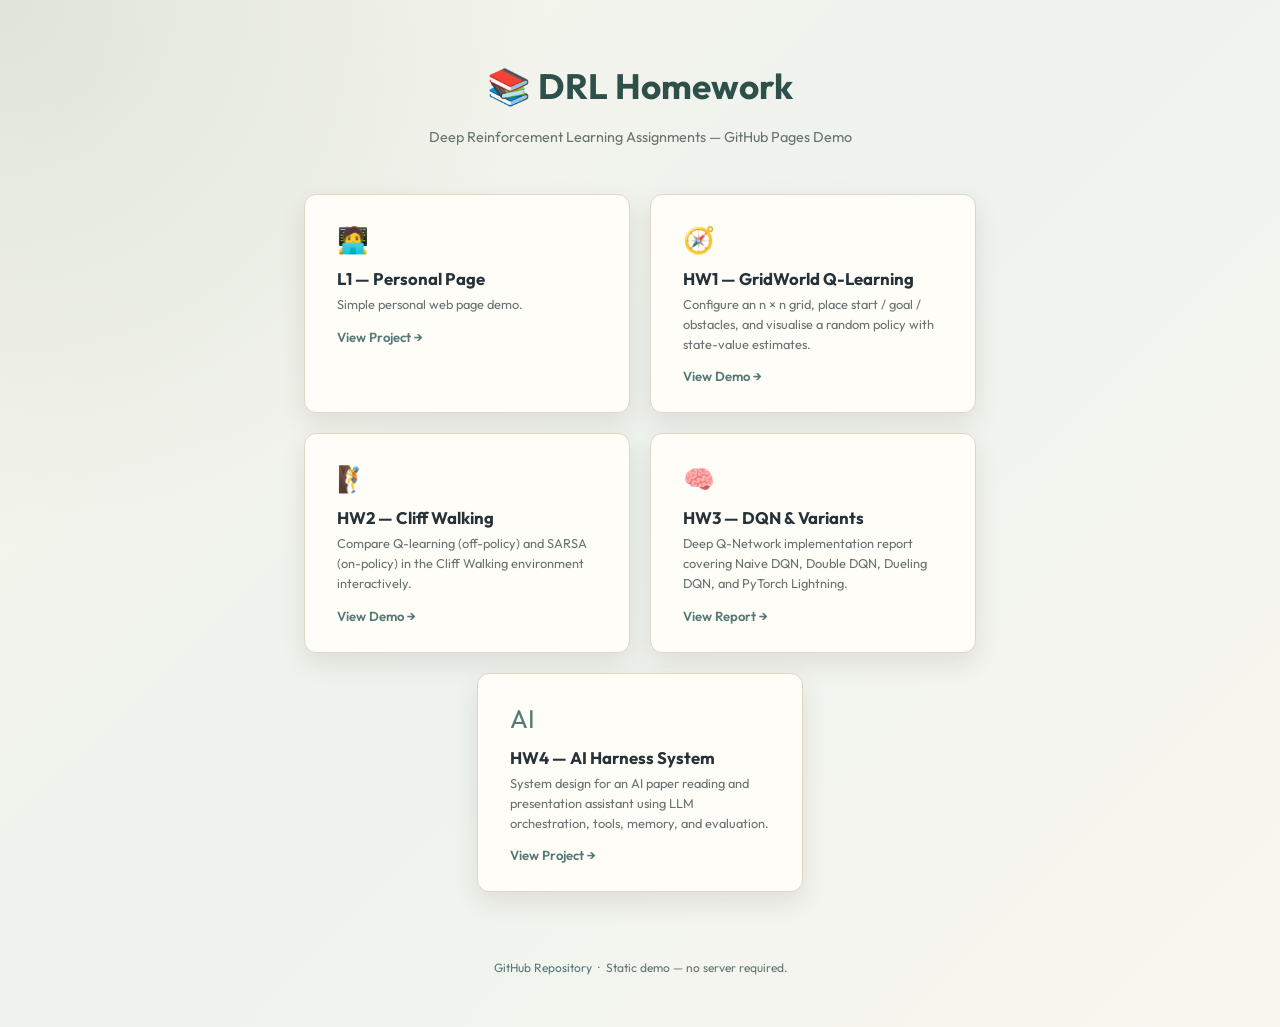
<file: docs/index.html>
<!DOCTYPE html>
<html lang="en">
<head>
  <meta charset="UTF-8" />
  <meta name="viewport" content="width=device-width, initial-scale=1.0" />
  <title>DRL Homework</title>
  <link rel="preconnect" href="https://fonts.googleapis.com">
  <link rel="preconnect" href="https://fonts.gstatic.com" crossorigin>
  <link href="https://fonts.googleapis.com/css2?family=Outfit:wght@300;400;700&display=swap" rel="stylesheet">
  <style>
    :root {
      --bg: #f7f3ea;
      --text: #263238;
      --muted: #68736f;
      --primary: #557a75;
      --primary-hover: #3f625e;
      --card: #fffdf8;
      --border: #ded6c8;
      --shadow: rgba(92, 76, 52, 0.12);
    }

    body {
      margin: 0;
      font-family: 'Outfit', sans-serif;
      background:
        radial-gradient(circle at top left, rgba(202, 216, 205, 0.55), transparent 34rem),
        linear-gradient(135deg, #f8f4ea 0%, #eef3ee 48%, #f9f6ef 100%);
      color: var(--text);
      min-height: 100vh;
      display: flex;
      flex-direction: column;
      justify-content: center;
      align-items: center;
      padding: 40px 20px;
    }

    h1 {
      font-size: 2.2rem;
      margin-bottom: 6px;
      font-weight: 700;
      color: #2f4f4a;
      text-align: center;
    }

    .subtitle {
      font-size: 0.9rem;
      color: var(--muted);
      margin-bottom: 48px;
      text-align: center;
    }

    .card-grid {
      display: flex;
      flex-wrap: wrap;
      gap: 20px;
      justify-content: center;
      max-width: 720px;
    }

    .card {
      display: flex;
      flex-direction: column;
      align-items: flex-start;
      background: var(--card);
      border: 1px solid var(--border);
      border-radius: 12px;
      padding: 28px 32px;
      width: 260px;
      text-decoration: none;
      color: var(--text);
      transition: transform 0.2s ease, box-shadow 0.2s ease, border-color 0.2s;
      box-shadow: 0 10px 24px var(--shadow);
    }

    .card:hover {
      transform: translateY(-3px);
      border-color: #b8c7bd;
      box-shadow: 0 14px 28px rgba(92, 76, 52, 0.16);
    }

    .card-icon  { font-size: 1.6rem; margin-bottom: 12px; color: var(--primary); }
    .card-title { font-size: 1.05rem; font-weight: 700; margin-bottom: 6px; }
    .card-desc  { font-size: 0.8rem; color: var(--muted); line-height: 1.55; }
    .card-link  { margin-top: 14px; font-size: 0.82rem; color: var(--primary); font-weight: 600; }

    footer {
      margin-top: 56px;
      font-size: 0.75rem;
      color: var(--muted);
      text-align: center;
    }
    footer a { color: var(--primary); text-decoration: none; }
    footer a:hover { color: var(--primary-hover); }
  </style>
</head>
<body>
  <h1>📚 DRL Homework</h1>
  <p class="subtitle">Deep Reinforcement Learning Assignments — GitHub Pages Demo</p>

  <div class="card-grid">
    <a class="card" href="./L1-PersonalPage/">
      <div class="card-icon">🧑‍💻</div>
      <div class="card-title">L1 — Personal Page</div>
      <div class="card-desc">Simple personal web page demo.</div>
      <span class="card-link">View Project →</span>
    </a>

    <a class="card" href="./HW1-GridWorld/">
      <div class="card-icon">🧭</div>
      <div class="card-title">HW1 — GridWorld Q-Learning</div>
      <div class="card-desc">
        Configure an n × n grid, place start / goal / obstacles,
        and visualise a random policy with state-value estimates.
      </div>
      <span class="card-link">View Demo →</span>
    </a>

    <a class="card" href="./HW2-CliffWalking/">
      <div class="card-icon">🧗</div>
      <div class="card-title">HW2 — Cliff Walking</div>
      <div class="card-desc">
        Compare Q-learning (off-policy) and SARSA (on-policy) in the Cliff Walking environment interactively.
      </div>
      <span class="card-link">View Demo →</span>
    </a>

    <a class="card" href="./HW3-DQN/">
      <div class="card-icon">🧠</div>
      <div class="card-title">HW3 — DQN &amp; Variants</div>
      <div class="card-desc">
        Deep Q-Network implementation report covering Naive DQN, Double DQN, Dueling DQN, and PyTorch Lightning.
      </div>
      <span class="card-link">View Report →</span>
    </a>

    <a class="card" href="./HW4-AI-Harness/">
      <div class="card-icon">AI</div>
      <div class="card-title">HW4 — AI Harness System</div>
      <div class="card-desc">
        System design for an AI paper reading and presentation assistant using LLM orchestration, tools, memory, and evaluation.
      </div>
      <span class="card-link">View Project →</span>
    </a>
  </div>

  <footer>
    <p>
      <a href="https://github.com/cachouuu/DRL" target="_blank">GitHub Repository</a>
      &nbsp;·&nbsp; Static demo — no server required.
    </p>
  </footer>
</body>
</html>
</file>
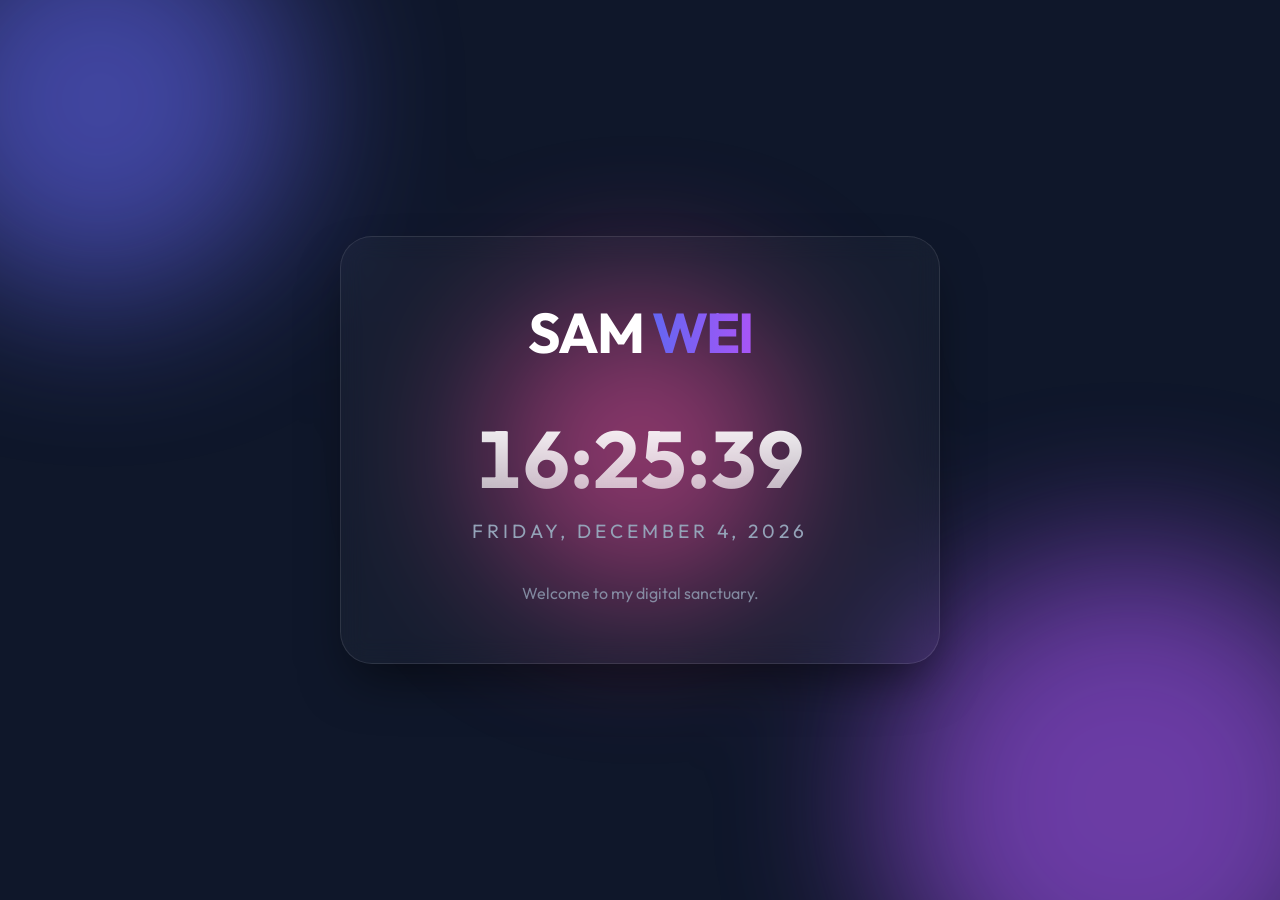
<file: L1-PersonalPage/index.html>
<!DOCTYPE html>
<html lang="en">
<head>
    <meta charset="UTF-8">
    <meta name="viewport" content="width=device-width, initial-scale=1.0">
    <title>Sam WEI | Personal Space</title>
    <meta name="description" content="Personal single-page website for Sam WEI featuring a dynamic clock and premium design.">
    <link rel="preconnect" href="https://fonts.googleapis.com">
    <link rel="preconnect" href="https://fonts.gstatic.com" crossorigin>
    <link href="https://fonts.googleapis.com/css2?family=Outfit:wght@300;400;700&display=swap" rel="stylesheet">
    <link rel="stylesheet" href="style.css">
</head>
<body>
    <div class="background-blobs">
        <div class="blob blob-1"></div>
        <div class="blob blob-2"></div>
        <div class="blob blob-3"></div>
    </div>
    
    <main class="container">
        <section class="glass-card" id="main-card">
            <header>
                <h1 id="user-name">SAM <span class="highlight">WEI</span></h1>
            </header>
            
            <div class="clock-wrapper">
                <div id="clock" class="clock-display">00:00:00</div>
                <div id="date" class="date-display">Wednesday, February 25, 2026</div>
            </div>
            
            <footer class="footer-note">
                <p>Welcome to my digital sanctuary.</p>
            </footer>
        </section>
    </main>

    <script src="script.js"></script>
</body>
</html>
</file>
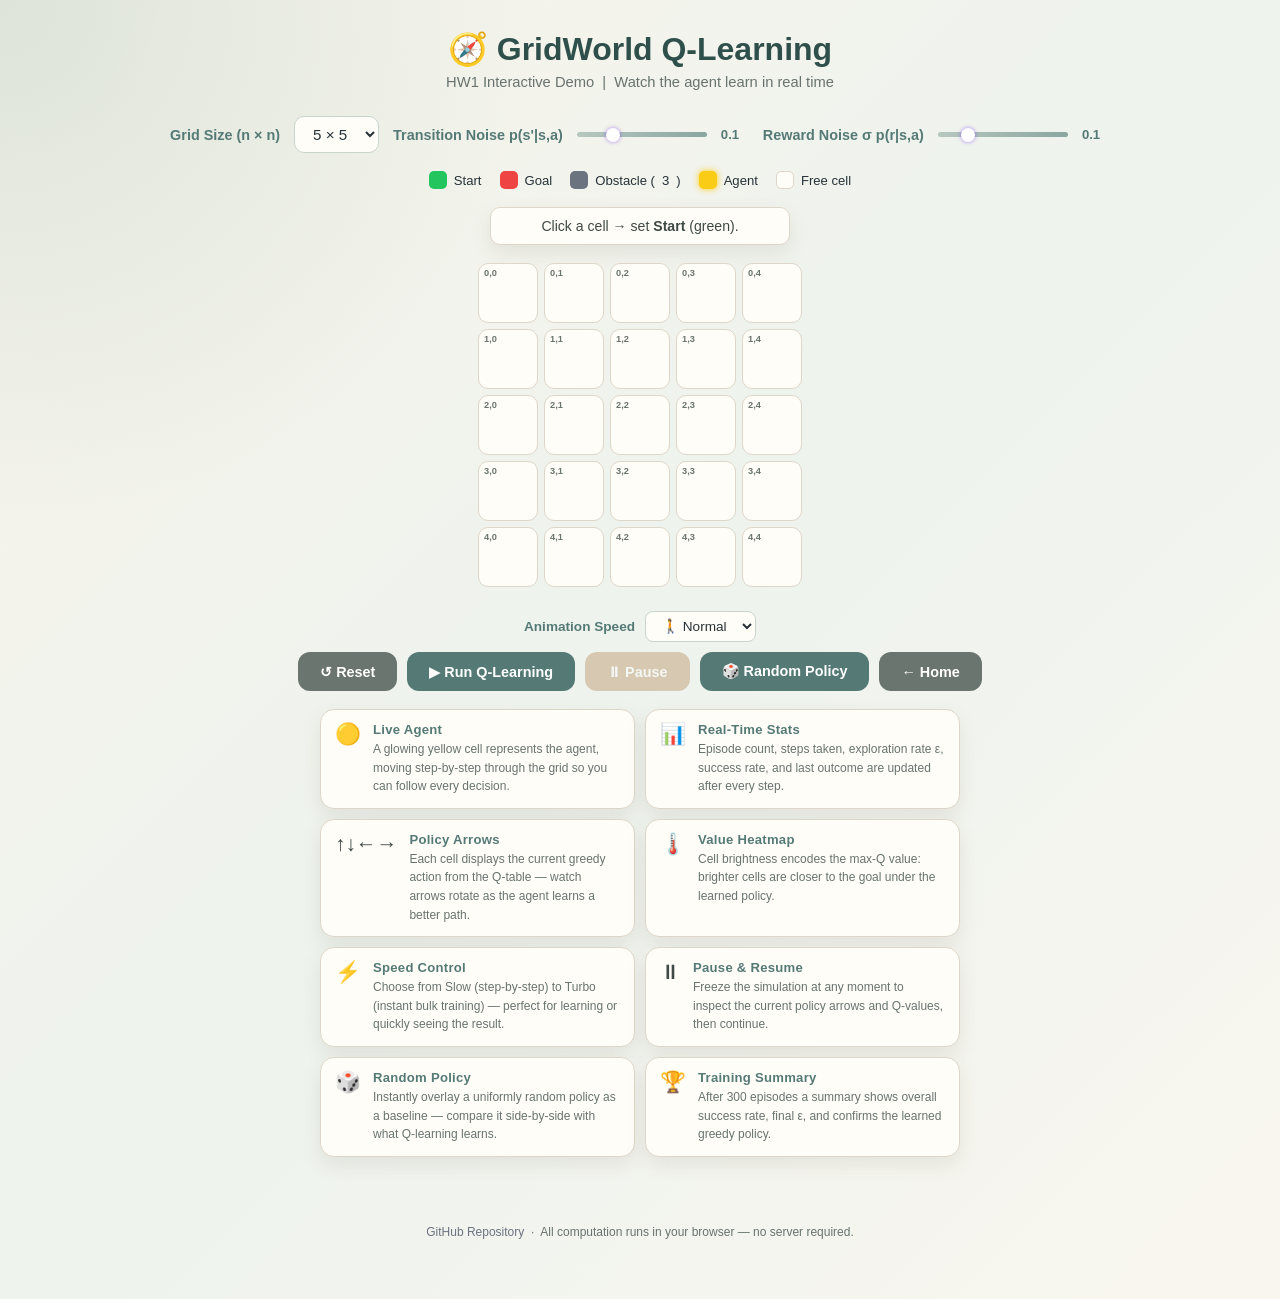
<file: docs/HW1-GridWorld/index.html>
<!DOCTYPE html>
<html lang="en">
<head>
  <meta charset="UTF-8" />
  <meta name="viewport" content="width=device-width, initial-scale=1.0" />
  <title>GridWorld Q-Learning — Interactive Demo</title>
  <meta name="description" content="Live Q-Learning animation demo. Configure a grid, watch the agent train step-by-step, and see the policy evolve in real time." />
  <link rel="stylesheet" href="./style.css" />
</head>
<body>

  <h1>🧭 GridWorld Q-Learning</h1>
  <p class="subtitle">HW1 Interactive Demo &nbsp;|&nbsp; Watch the agent learn in real time</p>

  <!-- ── Grid size + Noise controls ──────────────── -->
  <div class="controls">
    <label for="grid-size">Grid Size (n × n)</label>
    <select id="grid-size">
      <option value="5" selected>5 × 5</option>
      <option value="6">6 × 6</option>
      <option value="7">7 × 7</option>
      <option value="8">8 × 8</option>
      <option value="9">9 × 9</option>
    </select>

    <label for="trans-noise">Transition Noise p(s'|s,a)</label>
    <input type="range" id="trans-noise" min="0" max="0.4" step="0.05" value="0.1"
           oninput="updateTransNoise(this.value)">
    <span class="slider-val" id="trans-noise-val">0.1</span>

    <label for="reward-noise">Reward Noise σ p(r|s,a)</label>
    <input type="range" id="reward-noise" min="0" max="0.5" step="0.05" value="0.1"
           oninput="updateRewardNoise(this.value)">
    <span class="slider-val" id="reward-noise-val">0.1</span>
  </div>

  <!-- ── Legend ────────────────────────────────────── -->
  <div class="legend">
    <div class="legend-item"><div class="dot dot-start"></div> Start</div>
    <div class="legend-item"><div class="dot dot-goal"></div> Goal</div>
    <div class="legend-item"><div class="dot dot-obstacle"></div> Obstacle (<span id="legend-obstacle-count">3</span>)</div>
    <div class="legend-item"><div class="dot dot-agent"></div> Agent</div>
    <div class="legend-item"><div class="dot dot-free"></div> Free cell</div>
  </div>

  <!-- ── Status bar ──────────────────────────────── -->
  <div id="status-bar">Click a cell to set the <strong>Start</strong> position.</div>

  <!-- ── Training stats ──────────────────────────── -->
  <div id="stats-panel">
    <div class="stats-row">
      <div class="stat-card">
        <div class="stat-label">Episode</div>
        <div class="stat-value" id="stat-episode">0 / 300</div>
      </div>
      <div class="stat-card">
        <div class="stat-label">Steps</div>
        <div class="stat-value" id="stat-step">0</div>
      </div>
      <div class="stat-card">
        <div class="stat-label">Temp τ</div>
        <div class="stat-value" id="stat-tau">1.000</div>
      </div>
      <div class="stat-card">
        <div class="stat-label">Success</div>
        <div class="stat-value" id="stat-success">0.0%</div>
      </div>
      <div class="stat-card">
        <div class="stat-label">Outcome</div>
        <div class="stat-value" id="stat-outcome">—</div>
      </div>
    </div>
    <!-- progress bar -->
    <div class="progress-track" style="width:90%;max-width:460px;">
      <div id="progress-bar"></div>
    </div>
  </div>

  <!-- ── Grid ──────────────────────────────────────── -->
  <div id="grid-container"></div>

  <!-- ── Buttons ────────────────────────────────────── -->
  <div class="speed-row">
    <label for="speed">Animation Speed</label>
    <select id="speed">
      <option value="slow">🐢 Slow</option>
      <option value="normal" selected>🚶 Normal</option>
      <option value="fast">🏃 Fast</option>
      <option value="turbo">⚡ Turbo</option>
    </select>
  </div>

  <div class="btn-row">
    <button class="btn btn-reset"  onclick="resetAll()">↺ Reset</button>
    <button class="btn btn-run"    id="btn-run"   onclick="startAnimation()">▶ Run Q-Learning</button>
    <button class="btn btn-pause"  id="btn-pause" onclick="pauseResume()" disabled>⏸ Pause</button>
    <button class="btn btn-random" onclick="showRandomPolicy()">🎲 Random Policy</button>
    <button class="btn btn-back"   onclick="window.location.href='../index.html'">← Home</button>
  </div>

  <!-- ── Info / result panel ────────────────────────── -->
  <div id="info-panel"></div>

  <!-- ── Feature showcase ─────────────────────────── -->
  <div class="feature-grid">
    <div class="feature-card">
      <span class="feature-icon">🟡</span>
      <div>
        <div class="feature-title">Live Agent</div>
        <div class="feature-desc">A glowing yellow cell represents the agent, moving step-by-step through the grid so you can follow every decision.</div>
      </div>
    </div>
    <div class="feature-card">
      <span class="feature-icon">📊</span>
      <div>
        <div class="feature-title">Real-Time Stats</div>
        <div class="feature-desc">Episode count, steps taken, exploration rate ε, success rate, and last outcome are updated after every step.</div>
      </div>
    </div>
    <div class="feature-card">
      <span class="feature-icon">↑↓←→</span>
      <div>
        <div class="feature-title">Policy Arrows</div>
        <div class="feature-desc">Each cell displays the current greedy action from the Q-table — watch arrows rotate as the agent learns a better path.</div>
      </div>
    </div>
    <div class="feature-card">
      <span class="feature-icon">🌡️</span>
      <div>
        <div class="feature-title">Value Heatmap</div>
        <div class="feature-desc">Cell brightness encodes the max-Q value: brighter cells are closer to the goal under the learned policy.</div>
      </div>
    </div>
    <div class="feature-card">
      <span class="feature-icon">⚡</span>
      <div>
        <div class="feature-title">Speed Control</div>
        <div class="feature-desc">Choose from Slow (step-by-step) to Turbo (instant bulk training) — perfect for learning or quickly seeing the result.</div>
      </div>
    </div>
    <div class="feature-card">
      <span class="feature-icon">⏸</span>
      <div>
        <div class="feature-title">Pause &amp; Resume</div>
        <div class="feature-desc">Freeze the simulation at any moment to inspect the current policy arrows and Q-values, then continue.</div>
      </div>
    </div>
    <div class="feature-card">
      <span class="feature-icon">🎲</span>
      <div>
        <div class="feature-title">Random Policy</div>
        <div class="feature-desc">Instantly overlay a uniformly random policy as a baseline — compare it side-by-side with what Q-learning learns.</div>
      </div>
    </div>
    <div class="feature-card">
      <span class="feature-icon">🏆</span>
      <div>
        <div class="feature-title">Training Summary</div>
        <div class="feature-desc">After 300 episodes a summary shows overall success rate, final ε, and confirms the learned greedy policy.</div>
      </div>
    </div>
  </div>

  <footer>
    <p>
      <a href="https://github.com/cachouuu/DRL" target="_blank">GitHub Repository</a>
      &nbsp;·&nbsp; All computation runs in your browser — no server required.
    </p>
  </footer>

  <script src="./script.js"></script>
</body>
</html>
</file>
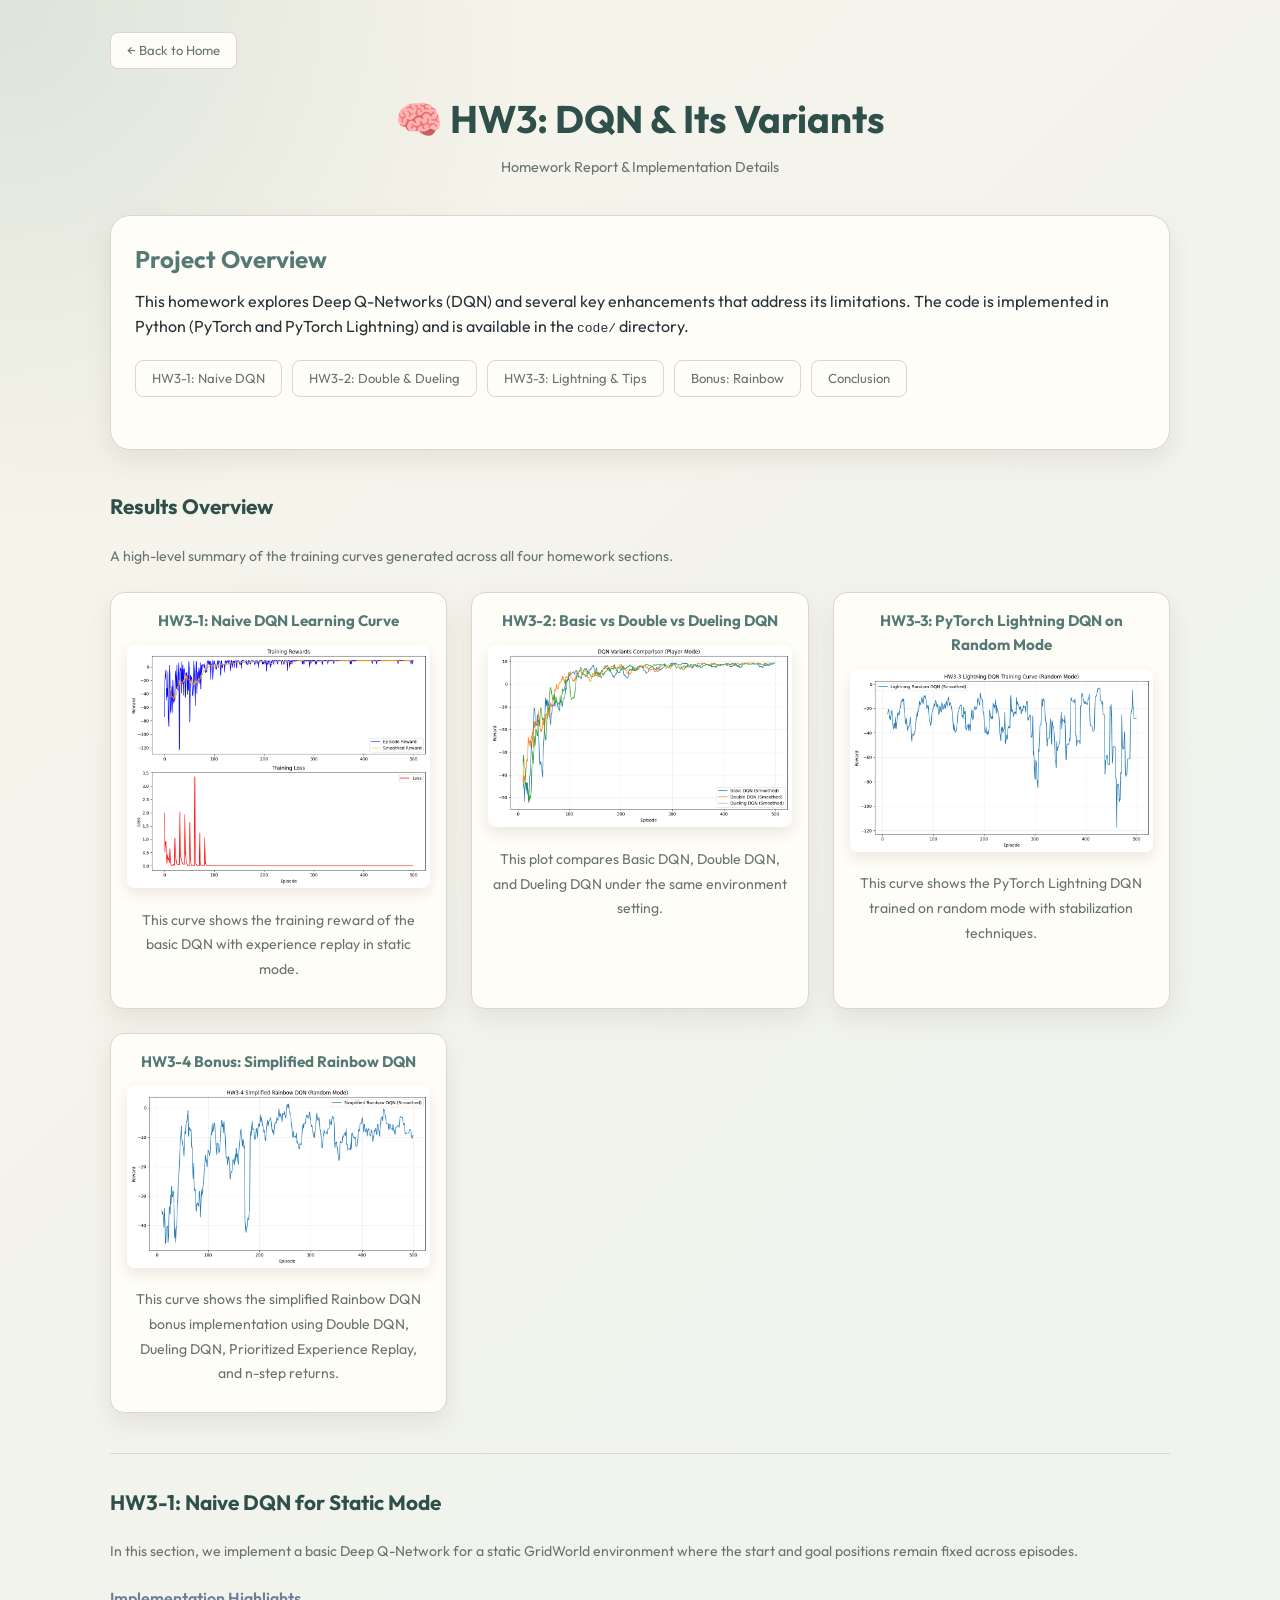
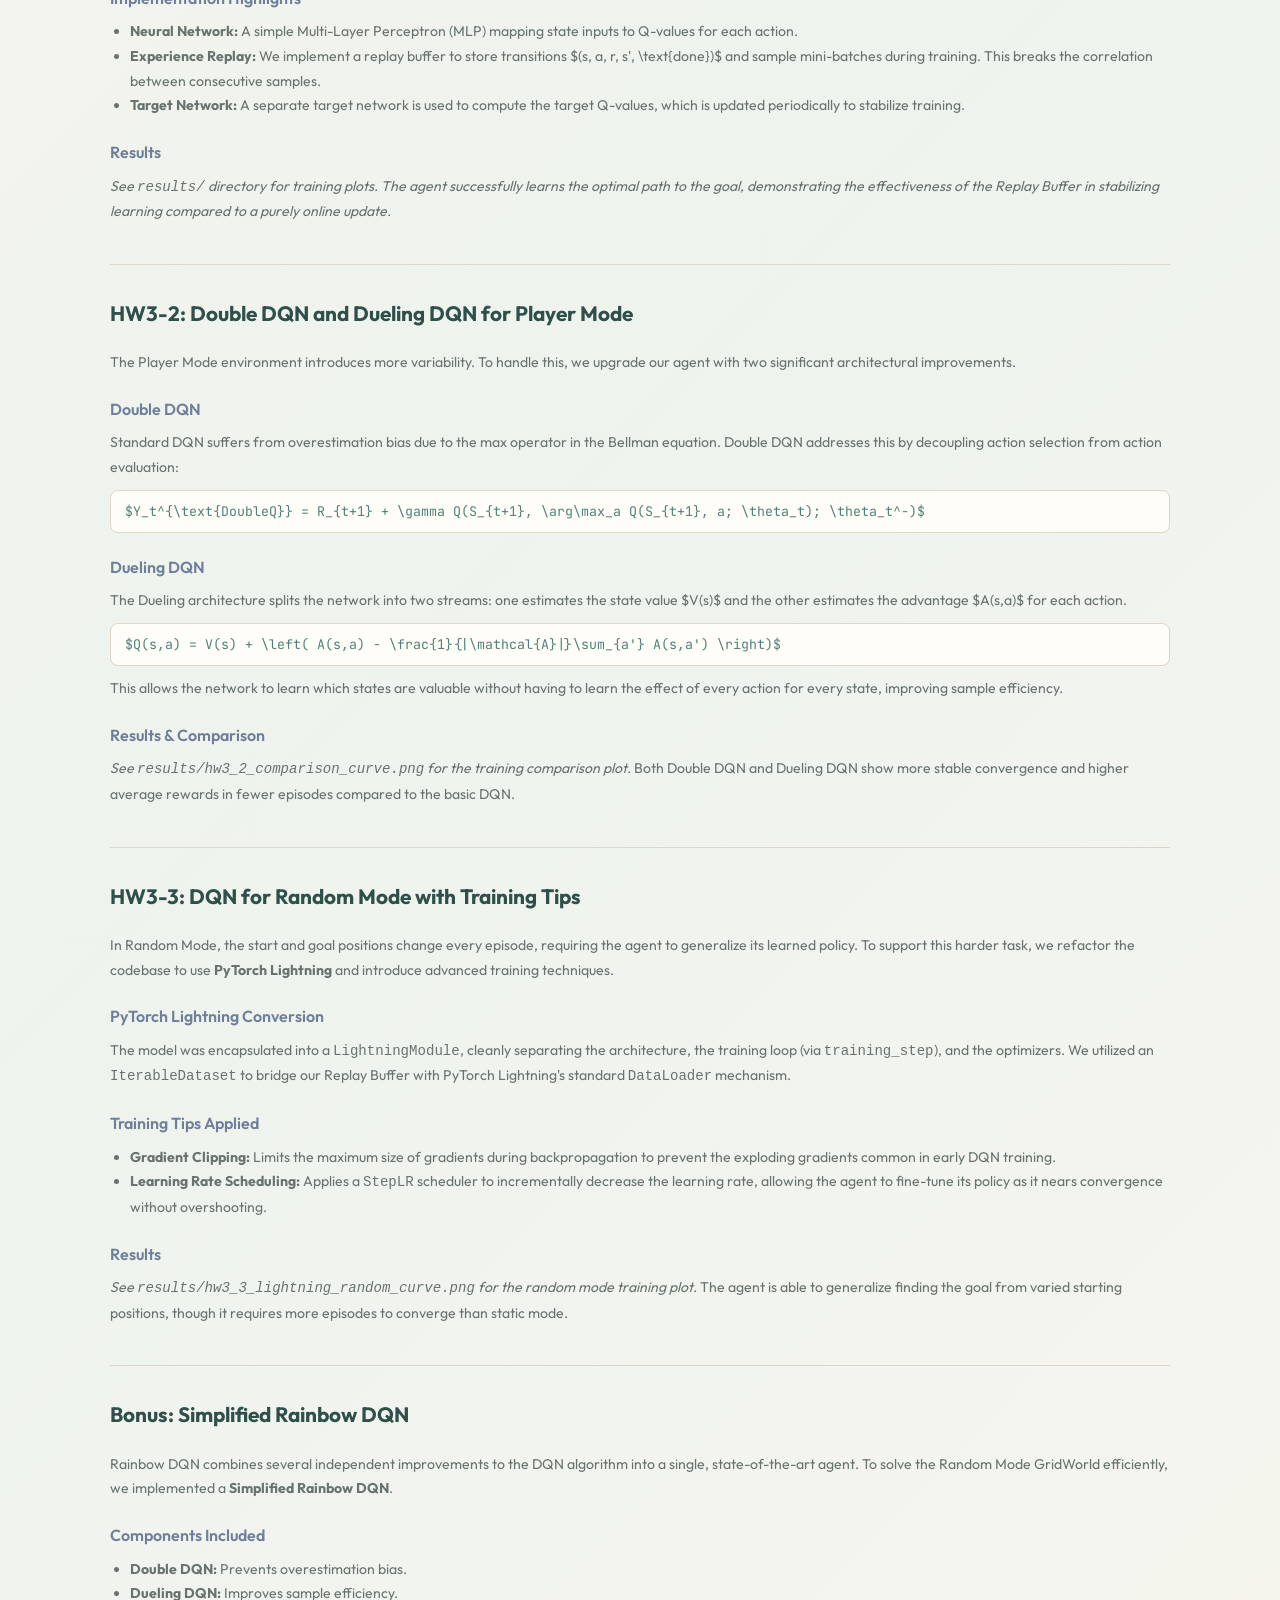
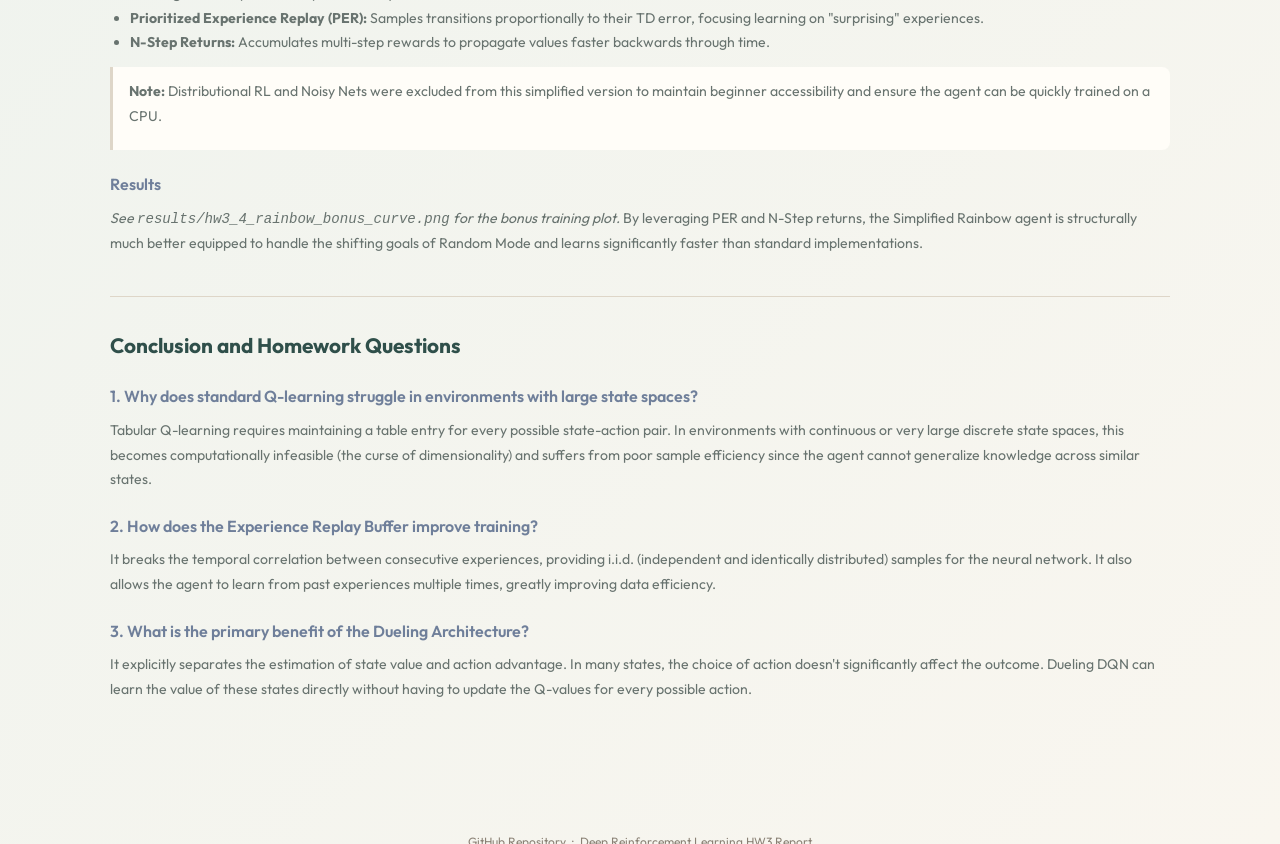
<file: docs/HW3-DQN/index.html>
<!DOCTYPE html>
<html lang="en">
<head>
  <meta charset="UTF-8" />
  <meta name="viewport" content="width=device-width, initial-scale=1.0" />
  <title>HW3 — DQN &amp; Variants | DRL Homework</title>
  <meta name="description" content="HW3 Deep Q-Network Homework Report." />
  <link rel="stylesheet" href="./style.css" />
</head>
<body>
  <div class="page-wrap">
    <a class="btn-nav" href="../index.html" style="margin-bottom: 20px; display: inline-block;">← Back to Home</a>
    
    <header class="page-header">
      <h1>🧠 HW3: DQN &amp; Its Variants</h1>
      <p class="subtitle">Homework Report &amp; Implementation Details</p>
    </header>

    <div class="glass-card" style="margin-bottom: 40px;">
      <h2 style="color: var(--blue); margin-bottom: 10px;">Project Overview</h2>
      <p>This homework explores Deep Q-Networks (DQN) and several key enhancements that address its limitations. The code is implemented in Python (PyTorch and PyTorch Lightning) and is available in the <code>code/</code> directory.</p>
      
      <div class="nav-bar" style="margin-top: 20px;">
        <a href="#hw3-1" class="btn-nav">HW3-1: Naive DQN</a>
        <a href="#hw3-2" class="btn-nav">HW3-2: Double &amp; Dueling</a>
        <a href="#hw3-3" class="btn-nav">HW3-3: Lightning &amp; Tips</a>
        <a href="#bonus" class="btn-nav">Bonus: Rainbow</a>
        <a href="#conclusion" class="btn-nav">Conclusion</a>
      </div>
    </div>

    <!-- Results Overview -->
    <section class="report-section" style="margin-top: 0; padding-top: 0; border-top: none;">
      <h2>Results Overview</h2>
      <p>A high-level summary of the training curves generated across all four homework sections.</p>
      
      <div class="results-grid">
        <!-- HW3-1 -->
        <div class="result-card">
          <h4>HW3-1: Naive DQN Learning Curve</h4>
          <img src="results/hw3_1_learning_curve.png" alt="HW3-1 Naive DQN" class="result-img" />
          <p class="result-desc">This curve shows the training reward of the basic DQN with experience replay in static mode.</p>
        </div>

        <!-- HW3-2 -->
        <div class="result-card">
          <h4>HW3-2: Basic vs Double vs Dueling DQN</h4>
          <img src="results/hw3_2_comparison_curve.png" alt="HW3-2 Comparison" class="result-img" />
          <p class="result-desc">This plot compares Basic DQN, Double DQN, and Dueling DQN under the same environment setting.</p>
        </div>

        <!-- HW3-3 -->
        <div class="result-card">
          <h4>HW3-3: PyTorch Lightning DQN on Random Mode</h4>
          <img src="results/hw3_3_lightning_random_curve.png" alt="HW3-3 Lightning Random" class="result-img" />
          <p class="result-desc">This curve shows the PyTorch Lightning DQN trained on random mode with stabilization techniques.</p>
        </div>

        <!-- HW3-4 -->
        <div class="result-card">
          <h4>HW3-4 Bonus: Simplified Rainbow DQN</h4>
          <img src="results/hw3_4_rainbow_bonus_curve.png" alt="HW3-4 Rainbow Bonus" class="result-img" />
          <p class="result-desc">This curve shows the simplified Rainbow DQN bonus implementation using Double DQN, Dueling DQN, Prioritized Experience Replay, and n-step returns.</p>
        </div>
      </div>
    </section>

    <!-- HW3-1 -->
    <section id="hw3-1" class="report-section">
      <h2>HW3-1: Naive DQN for Static Mode</h2>
      <p>In this section, we implement a basic Deep Q-Network for a static GridWorld environment where the start and goal positions remain fixed across episodes.</p>
      
      <h3>Implementation Highlights</h3>
      <ul>
        <li><strong>Neural Network:</strong> A simple Multi-Layer Perceptron (MLP) mapping state inputs to Q-values for each action.</li>
        <li><strong>Experience Replay:</strong> We implement a replay buffer to store transitions $(s, a, r, s', \text{done})$ and sample mini-batches during training. This breaks the correlation between consecutive samples.</li>
        <li><strong>Target Network:</strong> A separate target network is used to compute the target Q-values, which is updated periodically to stabilize training.</li>
      </ul>

      <h3>Results</h3>
      <p><em>See <code>results/</code> directory for training plots. The agent successfully learns the optimal path to the goal, demonstrating the effectiveness of the Replay Buffer in stabilizing learning compared to a purely online update.</em></p>
    </section>

    <!-- HW3-2 -->
    <section id="hw3-2" class="report-section">
      <h2>HW3-2: Double DQN and Dueling DQN for Player Mode</h2>
      <p>The Player Mode environment introduces more variability. To handle this, we upgrade our agent with two significant architectural improvements.</p>
      
      <h3>Double DQN</h3>
      <p>Standard DQN suffers from overestimation bias due to the max operator in the Bellman equation. Double DQN addresses this by decoupling action selection from action evaluation:</p>
      <div class="formula">
        $Y_t^{\text{DoubleQ}} = R_{t+1} + \gamma Q(S_{t+1}, \arg\max_a Q(S_{t+1}, a; \theta_t); \theta_t^-)$
      </div>
      
      <h3>Dueling DQN</h3>
      <p>The Dueling architecture splits the network into two streams: one estimates the state value $V(s)$ and the other estimates the advantage $A(s,a)$ for each action.</p>
      <div class="formula">
        $Q(s,a) = V(s) + \left( A(s,a) - \frac{1}{|\mathcal{A}|}\sum_{a'} A(s,a') \right)$
      </div>
      <p>This allows the network to learn which states are valuable without having to learn the effect of every action for every state, improving sample efficiency.</p>
      
      <h3>Results & Comparison</h3>
      <p><em>See <code>results/hw3_2_comparison_curve.png</code> for the training comparison plot.</em> Both Double DQN and Dueling DQN show more stable convergence and higher average rewards in fewer episodes compared to the basic DQN.</p>
    </section>

    <!-- HW3-3 -->
    <section id="hw3-3" class="report-section">
      <h2>HW3-3: DQN for Random Mode with Training Tips</h2>
      <p>In Random Mode, the start and goal positions change every episode, requiring the agent to generalize its learned policy. To support this harder task, we refactor the codebase to use <strong>PyTorch Lightning</strong> and introduce advanced training techniques.</p>
      
      <h3>PyTorch Lightning Conversion</h3>
      <p>The model was encapsulated into a <code>LightningModule</code>, cleanly separating the architecture, the training loop (via <code>training_step</code>), and the optimizers. We utilized an <code>IterableDataset</code> to bridge our Replay Buffer with PyTorch Lightning's standard <code>DataLoader</code> mechanism.</p>

      <h3>Training Tips Applied</h3>
      <ul>
        <li><strong>Gradient Clipping:</strong> Limits the maximum size of gradients during backpropagation to prevent the exploding gradients common in early DQN training.</li>
        <li><strong>Learning Rate Scheduling:</strong> Applies a <code>StepLR</code> scheduler to incrementally decrease the learning rate, allowing the agent to fine-tune its policy as it nears convergence without overshooting.</li>
      </ul>

      <h3>Results</h3>
      <p><em>See <code>results/hw3_3_lightning_random_curve.png</code> for the random mode training plot.</em> The agent is able to generalize finding the goal from varied starting positions, though it requires more episodes to converge than static mode.</p>
    </section>

    <!-- Bonus -->
    <section id="bonus" class="report-section">
      <h2>Bonus: Simplified Rainbow DQN</h2>
      <p>Rainbow DQN combines several independent improvements to the DQN algorithm into a single, state-of-the-art agent. To solve the Random Mode GridWorld efficiently, we implemented a <strong>Simplified Rainbow DQN</strong>.</p>
      
      <h3>Components Included</h3>
      <ul>
        <li><strong>Double DQN:</strong> Prevents overestimation bias.</li>
        <li><strong>Dueling DQN:</strong> Improves sample efficiency.</li>
        <li><strong>Prioritized Experience Replay (PER):</strong> Samples transitions proportionally to their TD error, focusing learning on "surprising" experiences.</li>
        <li><strong>N-Step Returns:</strong> Accumulates multi-step rewards to propagate values faster backwards through time.</li>
      </ul>

      <div class="highlight">
        <p><strong>Note:</strong> Distributional RL and Noisy Nets were excluded from this simplified version to maintain beginner accessibility and ensure the agent can be quickly trained on a CPU.</p>
      </div>

      <h3>Results</h3>
      <p><em>See <code>results/hw3_4_rainbow_bonus_curve.png</code> for the bonus training plot.</em> By leveraging PER and N-Step returns, the Simplified Rainbow agent is structurally much better equipped to handle the shifting goals of Random Mode and learns significantly faster than standard implementations.</p>
    </section>

    <!-- Conclusion -->
    <section id="conclusion" class="report-section">
      <h2>Conclusion and Homework Questions</h2>
      
      <h3>1. Why does standard Q-learning struggle in environments with large state spaces?</h3>
      <p>Tabular Q-learning requires maintaining a table entry for every possible state-action pair. In environments with continuous or very large discrete state spaces, this becomes computationally infeasible (the curse of dimensionality) and suffers from poor sample efficiency since the agent cannot generalize knowledge across similar states.</p>

      <h3>2. How does the Experience Replay Buffer improve training?</h3>
      <p>It breaks the temporal correlation between consecutive experiences, providing i.i.d. (independent and identically distributed) samples for the neural network. It also allows the agent to learn from past experiences multiple times, greatly improving data efficiency.</p>

      <h3>3. What is the primary benefit of the Dueling Architecture?</h3>
      <p>It explicitly separates the estimation of state value and action advantage. In many states, the choice of action doesn't significantly affect the outcome. Dueling DQN can learn the value of these states directly without having to update the Q-values for every possible action.</p>
    </section>

  </div>

  <footer>
    <p><a href="https://github.com/cachouuu/DRL" target="_blank">GitHub Repository</a> &nbsp;·&nbsp; Deep Reinforcement Learning HW3 Report</p>
  </footer>
</body>
</html>
</file>
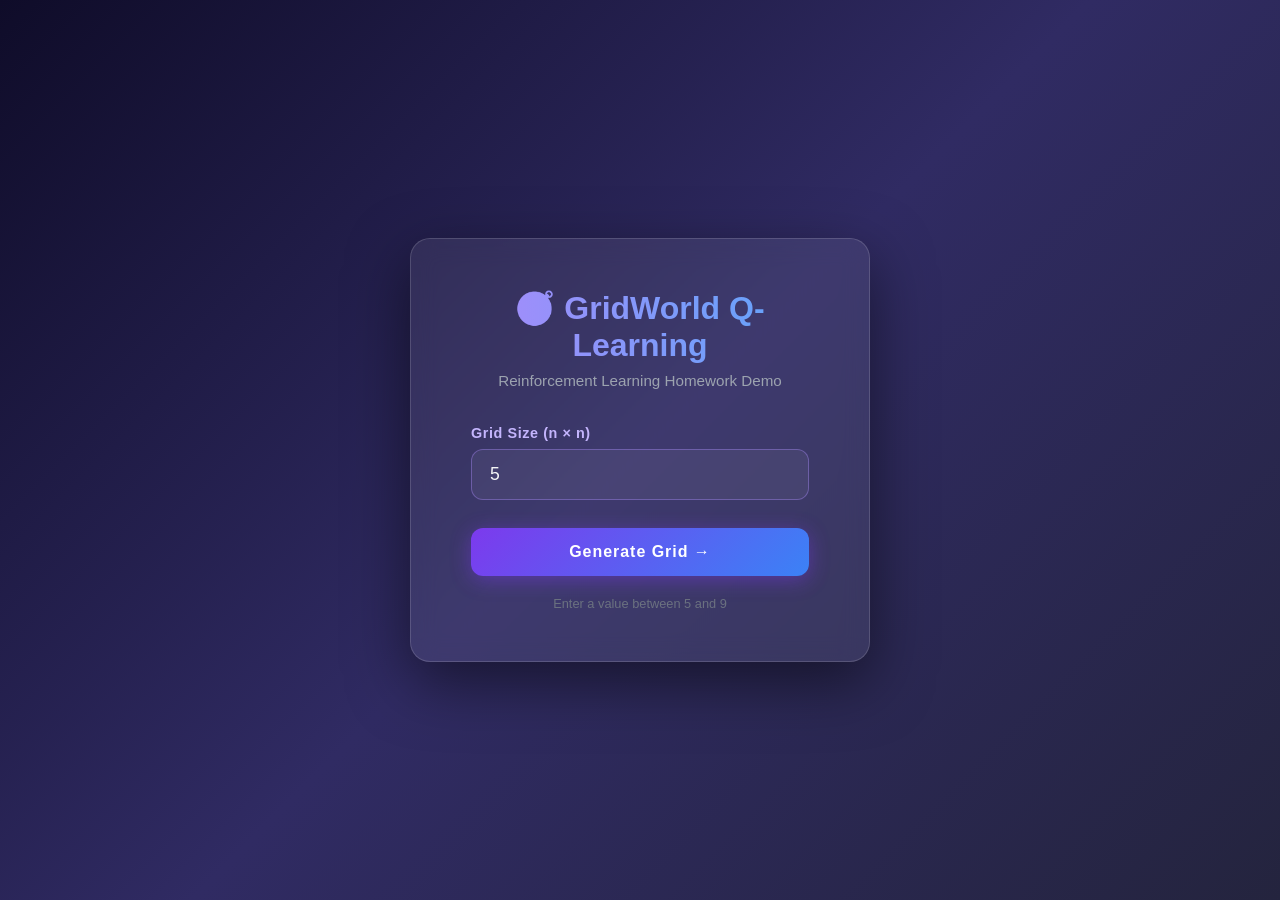
<file: docs/HW1-GridWorld/templates/index.html>
<!DOCTYPE html>
<html lang="en">

<head>
    <meta charset="UTF-8" />
    <meta name="viewport" content="width=device-width, initial-scale=1.0" />
    <title>GridWorld Q-Learning</title>
    <style>
        /* ======================================================
       Global reset & typography
    ====================================================== */
        *,
        *::before,
        *::after {
            box-sizing: border-box;
            margin: 0;
            padding: 0;
        }

        body {
            min-height: 100vh;
            display: flex;
            align-items: center;
            justify-content: center;
            background: linear-gradient(135deg, #0f0c29, #302b63, #24243e);
            font-family: 'Segoe UI', Tahoma, Geneva, Verdana, sans-serif;
            color: #e0e0e0;
        }

        /* ======================================================
       Card container
    ====================================================== */
        .card {
            background: rgba(255, 255, 255, 0.07);
            backdrop-filter: blur(12px);
            border: 1px solid rgba(255, 255, 255, 0.15);
            border-radius: 20px;
            padding: 50px 60px;
            max-width: 460px;
            width: 90%;
            box-shadow: 0 20px 60px rgba(0, 0, 0, 0.5);
            text-align: center;
        }

        /* ======================================================
       Heading
    ====================================================== */
        h1 {
            font-size: 2rem;
            margin-bottom: 8px;
            background: linear-gradient(90deg, #a78bfa, #60a5fa);
            -webkit-background-clip: text;
            -webkit-text-fill-color: transparent;
            background-clip: text;
        }

        .subtitle {
            font-size: 0.95rem;
            color: #9ca3af;
            margin-bottom: 36px;
        }

        /* ======================================================
       Form elements
    ====================================================== */
        label {
            display: block;
            text-align: left;
            font-size: 0.9rem;
            color: #c4b5fd;
            margin-bottom: 8px;
            letter-spacing: 0.04em;
            font-weight: 600;
        }

        input[type="number"] {
            width: 100%;
            padding: 14px 18px;
            font-size: 1.1rem;
            border: 1.5px solid rgba(167, 139, 250, 0.4);
            border-radius: 12px;
            background: rgba(255, 255, 255, 0.05);
            color: #f3f4f6;
            outline: none;
            transition: border-color 0.25s, box-shadow 0.25s;
            margin-bottom: 28px;
        }

        input[type="number"]:focus {
            border-color: #a78bfa;
            box-shadow: 0 0 0 3px rgba(167, 139, 250, 0.25);
        }

        /* ======================================================
       Submit button
    ====================================================== */
        button[type="submit"] {
            width: 100%;
            padding: 15px;
            font-size: 1rem;
            font-weight: 700;
            letter-spacing: 0.06em;
            border: none;
            border-radius: 12px;
            cursor: pointer;
            background: linear-gradient(135deg, #7c3aed, #3b82f6);
            color: #fff;
            box-shadow: 0 4px 20px rgba(124, 58, 237, 0.45);
            transition: transform 0.15s, box-shadow 0.15s;
        }

        button[type="submit"]:hover {
            transform: translateY(-2px);
            box-shadow: 0 8px 28px rgba(124, 58, 237, 0.55);
        }

        button[type="submit"]:active {
            transform: translateY(0);
        }

        /* ======================================================
       Hint text
    ====================================================== */
        .hint {
            margin-top: 20px;
            font-size: 0.8rem;
            color: #6b7280;
        }
    </style>
</head>

<body>
    <div class="card">
        <h1>🧭 GridWorld Q-Learning</h1>
        <p class="subtitle">Reinforcement Learning Homework Demo</p>

        <!--
      POST to /grid – Flask will generate an n×n grid page.
      n must be between 5 and 9 inclusive.
    -->
        <form action="/grid" method="post">
            <label for="n">Grid Size (n × n)</label>
            <input type="number" id="n" name="n" min="5" max="9" value="5" required />

            <button type="submit">Generate Grid →</button>
        </form>

        <p class="hint">Enter a value between 5 and 9</p>
    </div>
</body>

</html>
</file>
<file: L1-PersonalPage/style.css>
:root {
    --primary: #6366f1;
    --secondary: #a855f7;
    --accent: #ec4899;
    --bg-dark: #0f172a;
    --text-main: #f8fafc;
    --text-muted: #94a3b8;
    --glass-bg: rgba(255, 255, 255, 0.03);
    --glass-border: rgba(255, 255, 255, 0.1);
}

* {
    margin: 0;
    padding: 0;
    box-sizing: border-box;
}

body {
    font-family: 'Outfit', sans-serif;
    background-color: var(--bg-dark);
    color: var(--text-main);
    height: 100vh;
    display: flex;
    justify-content: center;
    align-items: center;
    overflow: hidden;
}

/* Dynamic Background */
.background-blobs {
    position: fixed;
    top: 0;
    left: 0;
    width: 100%;
    height: 100%;
    z-index: -1;
    filter: blur(80px);
    opacity: 0.6;
}

.blob {
    position: absolute;
    border-radius: 50%;
    animation: move 20s infinite alternate ease-in-out;
}

.blob-1 {
    width: 400px;
    height: 400px;
    background: var(--primary);
    top: -100px;
    left: -100px;
}

.blob-2 {
    width: 500px;
    height: 500px;
    background: var(--secondary);
    bottom: -150px;
    right: -100px;
    animation-delay: -5s;
}

.blob-3 {
    width: 300px;
    height: 300px;
    background: var(--accent);
    top: 50%;
    left: 50%;
    transform: translate(-50%, -50%);
    animation-delay: -10s;
}

@keyframes move {
    0% { transform: translate(0, 0) scale(1); }
    33% { transform: translate(100px, 50px) scale(1.1); }
    66% { transform: translate(-50px, 100px) scale(0.9); }
    100% { transform: translate(0, 0) scale(1); }
}

/* Glassmorphism Card */
.container {
    width: 100%;
    padding: 20px;
    display: flex;
    justify-content: center;
}

.glass-card {
    background: var(--glass-bg);
    backdrop-filter: blur(12px);
    -webkit-backdrop-filter: blur(12px);
    border: 1px solid var(--glass-border);
    border-radius: 32px;
    padding: 60px;
    text-align: center;
    box-shadow: 0 25px 50px -12px rgba(0, 0, 0, 0.5);
    transition: transform 0.3s ease, box-shadow 0.3s ease;
    max-width: 600px;
    width: 100%;
}

.glass-card:hover {
    transform: translateY(-5px);
    box-shadow: 0 30px 60px -12px rgba(0, 0, 0, 0.6);
}

h1 {
    font-size: 3.5rem;
    font-weight: 700;
    letter-spacing: -2px;
    margin-bottom: 20px;
    color: #fff;
}

.highlight {
    background: linear-gradient(90deg, var(--primary), var(--secondary));
    -webkit-background-clip: text;
    -webkit-text-fill-color: transparent;
}

.clock-wrapper {
    margin: 40px 0;
}

.clock-display {
    font-size: 5rem;
    font-weight: 700;
    font-variant-numeric: tabular-nums;
    margin-bottom: 10px;
    background: linear-gradient(180deg, #fff 0%, rgba(255, 255, 255, 0.6) 100%);
    -webkit-background-clip: text;
    -webkit-text-fill-color: transparent;
}

.date-display {
    font-size: 1.2rem;
    color: var(--text-muted);
    font-weight: 400;
    text-transform: uppercase;
    letter-spacing: 4px;
}

.footer-note {
    font-size: 1rem;
    color: var(--text-muted);
    margin-top: 40px;
    opacity: 0.8;
}

/* Responsive */
@media (max-width: 640px) {
    .glass-card {
        padding: 40px 20px;
    }
    
    h1 {
        font-size: 2.5rem;
    }
    
    .clock-display {
        font-size: 3.5rem;
    }
    
    .date-display {
        font-size: 0.9rem;
        letter-spacing: 2px;
    }
}
</file>
<file: docs/HW1-GridWorld/style.css>
/* =====================================================
   docs/HW1-GridWorld/style.css
   Static GitHub Pages demo – GridWorld Q-Learning
   ===================================================== */

/* ---------- Reset & Base ---------- */
*, *::before, *::after { box-sizing: border-box; margin: 0; padding: 0; }

:root {
  --bg-start:   #0f0c29;
  --bg-mid:     #302b63;
  --bg-end:     #24243e;
  --accent-1:   #a78bfa;
  --accent-2:   #60a5fa;
  --btn-purple: #7c3aed;
  --btn-blue:   #3b82f6;
  --cell-size:  60px;
  --cell-gap:   6px;
  --radius:     10px;
  --glass:      rgba(255,255,255,0.07);
  --border:     rgba(255,255,255,0.15);
}

body {
  min-height: 100vh;
  background: linear-gradient(135deg, var(--bg-start), var(--bg-mid), var(--bg-end));
  font-family: 'Segoe UI', Tahoma, Geneva, Verdana, sans-serif;
  color: #e0e0e0;
  padding: 30px 20px 60px;
  display: flex;
  flex-direction: column;
  align-items: center;
}

/* ---------- Typography ---------- */
h1 {
  font-size: 2rem;
  margin-bottom: 6px;
  background: linear-gradient(90deg, var(--accent-1), var(--accent-2));
  -webkit-background-clip: text;
  -webkit-text-fill-color: transparent;
  background-clip: text;
  text-align: center;
}
.subtitle {
  font-size: 0.92rem;
  color: #9ca3af;
  margin-bottom: 26px;
  text-align: center;
}

/* ---------- Controls row ---------- */
.controls {
  display: flex;
  align-items: center;
  gap: 14px;
  margin-bottom: 18px;
  flex-wrap: wrap;
  justify-content: center;
}
.controls label {
  font-size: 0.9rem;
  color: var(--accent-1);
  font-weight: 600;
}
.controls select {
  padding: 8px 14px;
  font-size: 0.95rem;
  border: 1.5px solid rgba(167,139,250,0.4);
  border-radius: 10px;
  background: rgba(255,255,255,0.05);
  color: #f3f4f6;
  outline: none;
  cursor: pointer;
  transition: border-color 0.2s;
}
.controls select:focus { border-color: var(--accent-1); }

.controls input[type="range"] {
  -webkit-appearance: none;
  appearance: none;
  width: 130px;
  height: 5px;
  border-radius: 99px;
  background: linear-gradient(90deg, var(--btn-purple), var(--btn-blue));
  outline: none;
  cursor: pointer;
}
.controls input[type="range"]::-webkit-slider-thumb {
  -webkit-appearance: none;
  width: 14px; height: 14px;
  border-radius: 50%;
  background: #fff;
  box-shadow: 0 0 4px rgba(124,58,237,0.6);
  cursor: pointer;
}

.slider-val {
  font-size: 0.82rem;
  font-weight: 700;
  color: var(--accent-1);
  min-width: 28px;
  text-align: left;
}


/* ---------- Legend ---------- */
.legend {
  display: flex; gap: 18px; flex-wrap: wrap;
  justify-content: center; margin-bottom: 18px; font-size: 0.82rem;
}
.legend-item { display: flex; align-items: center; gap: 7px; }
.dot {
  width: 18px; height: 18px; border-radius: 5px; flex-shrink: 0;
}
.dot-start    { background: #22c55e; }
.dot-goal     { background: #ef4444; }
.dot-obstacle { background: #6b7280; }
.dot-agent    { background: #facc15; box-shadow: 0 0 6px #facc15; }
.dot-free     { background: var(--glass); border: 1px solid var(--border); }

/* ---------- Status bar ---------- */
#status-bar {
  background: var(--glass);
  border: 1px solid var(--border);
  border-radius: var(--radius);
  padding: 10px 20px;
  margin-bottom: 18px;
  font-size: 0.88rem;
  color: #d1d5db;
  text-align: center;
  min-width: 300px;
}

/* ---------- Grid ---------- */
#grid-container {
  display: flex;
  flex-direction: column;
  gap: var(--cell-gap);
  margin-bottom: 24px;
}
.grid-row { display: flex; gap: var(--cell-gap); }

.cell {
  width:  var(--cell-size);
  height: var(--cell-size);
  border-radius: var(--radius);
  border: 1.5px solid rgba(255,255,255,0.12);
  background: var(--glass);
  display: flex; flex-direction: column;
  align-items: center; justify-content: center;
  font-size: 0.6rem;
  font-weight: 600;
  color: rgba(255,255,255,0.45);
  cursor: pointer;
  user-select: none;
  position: relative;
  transition: background 0.2s, transform 0.12s, border-color 0.15s;
  overflow: hidden;
}
.cell:hover { border-color: rgba(167,139,250,0.6); transform: scale(1.06); }

/* Cell states */
.cell.start    { background: #16a34a !important; border-color: #22c55e; color: #fff; }
.cell.goal     { background: #b91c1c !important; border-color: #ef4444; color: #fff; }
.cell.obstacle { background: #374151 !important; border-color: #6b7280; color: #9ca3af; }

/* Agent – glowing yellow */
.cell.agent {
  background: rgba(250,204,21,0.2) !important;
  border-color: #facc15 !important;
  box-shadow: 0 0 12px 3px rgba(250,204,21,0.55);
  animation: pulse-agent 0.4s ease-in-out infinite alternate;
}
@keyframes pulse-agent {
  from { box-shadow: 0 0 8px 2px rgba(250,204,21,0.45); }
  to   { box-shadow: 0 0 18px 5px rgba(250,204,21,0.75); }
}

/* coord label */
.cell-coord {
  font-size: 0.58rem;
  color: rgba(255,255,255,0.35);
  position: absolute;
  top: 4px; left: 5px;
}

/* value display */
.cell-value {
  font-size: 0.55rem;
  font-weight: 700;
  color: rgba(255,255,255,0.75);
  position: absolute;
  bottom: 3px; right: 4px;
}

/* policy arrow */
.cell-arrow {
  font-size: 1.1rem;
  line-height: 1;
  pointer-events: none;
}

/* ---------- Stats panel ---------- */
#stats-panel {
  display: none;
  flex-direction: column;
  align-items: center;
  gap: 8px;
  width: 100%;
  max-width: 480px;
  margin-bottom: 18px;
}

.stats-row {
  display: flex;
  gap: 10px;
  flex-wrap: wrap;
  justify-content: center;
  width: 100%;
}

.stat-card {
  background: var(--glass);
  border: 1px solid var(--border);
  border-radius: 12px;
  padding: 8px 14px;
  text-align: center;
  min-width: 90px;
}
.stat-label {
  font-size: 0.68rem;
  color: #9ca3af;
  text-transform: uppercase;
  letter-spacing: 0.06em;
  margin-bottom: 2px;
}
.stat-value {
  font-size: 0.95rem;
  font-weight: 700;
  color: var(--accent-1);
}

/* progress bar */
.progress-track {
  width: 100%;
  height: 6px;
  background: rgba(255,255,255,0.08);
  border-radius: 99px;
  overflow: hidden;
}
#progress-bar {
  height: 100%;
  width: 0;
  background: linear-gradient(90deg, var(--btn-purple), var(--btn-blue));
  border-radius: 99px;
  transition: width 0.3s ease;
}

/* ---------- Buttons ---------- */
.btn-row {
  display: flex; gap: 10px; flex-wrap: wrap;
  justify-content: center; margin-bottom: 18px;
}
.btn {
  padding: 11px 22px;
  font-size: 0.9rem; font-weight: 700;
  border: none; border-radius: 12px; cursor: pointer;
  color: #fff;
  transition: transform 0.15s, box-shadow 0.15s, opacity 0.15s;
}
.btn:hover:not(:disabled) { transform: translateY(-2px); }
.btn:active:not(:disabled){ transform: translateY(0); }
.btn:disabled { opacity: 0.4; cursor: not-allowed; }

.btn-reset   { background: linear-gradient(135deg,#4b5563,#1f2937); box-shadow: 0 4px 14px rgba(0,0,0,.4); }
.btn-run     { background: linear-gradient(135deg,var(--btn-purple),var(--btn-blue)); box-shadow: 0 4px 20px rgba(124,58,237,.45); }
.btn-pause   { background: linear-gradient(135deg,#b45309,#d97706); box-shadow: 0 4px 14px rgba(180,83,9,.4); }
.btn-random  { background: linear-gradient(135deg,#0f766e,#0d9488); box-shadow: 0 4px 14px rgba(13,148,136,.35); }
.btn-back    { background: linear-gradient(135deg,#475569,#1e293b); box-shadow: 0 4px 14px rgba(0,0,0,.4); }

/* ---------- Speed row ---------- */
.speed-row {
  display: flex; align-items: center; gap: 10px;
  margin-bottom: 10px; flex-wrap: wrap; justify-content: center;
}
.speed-row label { font-size: 0.85rem; color: var(--accent-1); font-weight: 600; }
.speed-row select {
  padding: 6px 12px;
  font-size: 0.85rem;
  border: 1.5px solid rgba(167,139,250,0.35);
  border-radius: 8px;
  background: rgba(255,255,255,0.05);
  color: #f3f4f6;
  outline: none; cursor: pointer;
}

/* ---------- Info panel ---------- */
#info-panel {
  margin-top: 12px;
  background: rgba(0,0,0,0.35);
  border: 1px solid rgba(255,255,255,0.1);
  border-radius: 14px;
  padding: 18px 24px;
  max-width: 500px;
  width: 90%;
  font-size: 0.82rem;
  color: #d1fae5;
  line-height: 1.75;
  display: none;
}
#info-panel h2 { font-size: 1rem; color: var(--accent-1); margin-bottom: 10px; }
#info-panel ul { padding-left: 16px; }

/* ---------- Footer ---------- */
footer {
  margin-top: 40px;
  font-size: 0.75rem;
  color: #4b5563;
  text-align: center;
}
footer a { color: #6b7280; text-decoration: none; }
footer a:hover { color: var(--accent-1); }

/* ---------- Feature showcase grid ---------- */
.feature-grid {
  display: grid;
  grid-template-columns: repeat(2, 1fr);
  gap: 10px;
  width: 90%;
  max-width: 640px;
  margin-bottom: 28px;
}

@media (max-width: 520px) {
  .feature-grid { grid-template-columns: 1fr; }
}

.feature-card {
  display: flex;
  align-items: flex-start;
  gap: 12px;
  background: var(--glass);
  border: 1px solid var(--border);
  border-radius: 14px;
  padding: 12px 14px;
  transition: border-color 0.2s, transform 0.15s;
}
.feature-card:hover {
  border-color: rgba(167,139,250,0.45);
  transform: translateY(-2px);
}

.feature-icon {
  font-size: 1.3rem;
  line-height: 1;
  flex-shrink: 0;
  margin-top: 2px;
}

.feature-title {
  font-size: 0.82rem;
  font-weight: 700;
  color: var(--accent-1);
  margin-bottom: 3px;
  letter-spacing: 0.02em;
}

.feature-desc {
  font-size: 0.75rem;
  color: #9ca3af;
  line-height: 1.55;
}

/* ---------- Soft academic theme override ---------- */
:root {
  --bg-start: #f8f4ea;
  --bg-mid: #eef3ee;
  --bg-end: #f9f6ef;
  --accent-1: #557a75;
  --accent-2: #6d8f88;
  --btn-purple: #6f8f89;
  --btn-blue: #5f7f9a;
  --glass: #fffdf8;
  --border: #ded6c8;
}

body {
  background:
    radial-gradient(circle at top left, rgba(202, 216, 205, 0.58), transparent 34rem),
    linear-gradient(135deg, var(--bg-start), var(--bg-mid), var(--bg-end));
  color: #263238;
}

h1 {
  background: none;
  -webkit-text-fill-color: initial;
  color: #2f4f4a;
}

.subtitle,
.feature-desc,
footer {
  color: #68736f;
}

.controls label,
.speed-row label,
.feature-title,
#info-panel h2 {
  color: #557a75;
}

.controls select,
.speed-row select {
  background: #fffdf8;
  color: #263238;
  border-color: #c8d4cc;
}

.controls input[type="range"],
#progress-bar {
  background: linear-gradient(90deg, #b7c8bf, #8aa6a0);
}

#status-bar,
.stat-card,
.feature-card,
#info-panel {
  background: #fffdf8;
  border-color: #ded6c8;
  color: #3f4946;
  box-shadow: 0 8px 20px rgba(92, 76, 52, 0.1);
}

.cell {
  background: #fffdf8;
  border-color: #ded6c8;
  color: #6b756f;
}

.cell:hover {
  border-color: #9fb4ab;
}

.cell-coord,
.cell-value {
  color: #6b756f;
}

.cell-arrow {
  color: #3f5f59;
}

.dot-free {
  background: #fffdf8;
  border-color: #ded6c8;
}

.btn {
  box-shadow: none !important;
}

.btn-reset,
.btn-back {
  background: #6b756f;
}

.btn-run,
.btn-random {
  background: #557a75;
}

.btn-pause {
  background: #b58b57;
}

.feature-card:hover {
  border-color: #b8c7bd;
  transform: translateY(-1px);
}
</file>
<file: docs/HW3-DQN/style.css>
/* ================================================================
   HW3-DQN / style.css  — Shared design system
   Dark glassmorphism theme, consistent with HW1 & HW2
================================================================ */

/* ── Google Font ─────────────────────────────────────────────── */
@import url('https://fonts.googleapis.com/css2?family=Outfit:wght@300;400;600;700&family=JetBrains+Mono:wght@400;600&display=swap');

/* ── CSS Variables ───────────────────────────────────────────── */
:root {
  --bg-deep:    #08080f;
  --bg-1:       #0f0c29;
  --bg-2:       #1a0a2e;
  --bg-3:       #0a1528;
  --glass:      rgba(255,255,255,0.04);
  --glass-mid:  rgba(255,255,255,0.08);
  --glass-high: rgba(255,255,255,0.12);
  --border:     rgba(255,255,255,0.09);
  --border-hi:  rgba(167,139,250,0.45);
  --text:       #f0f4ff;
  --text-muted: #94a3b8;
  --text-dim:   #4b5563;
  --blue:       #60a5fa;
  --purple:     #a855f7;
  --teal:       #2dd4bf;
  --green:      #34d399;
  --amber:      #fbbf24;
  --red:        #f87171;
  --pink:       #f472b6;
  --font-body:  'Outfit', sans-serif;
  --font-mono:  'JetBrains Mono', monospace;
  --radius-sm:  8px;
  --radius-md:  14px;
  --radius-lg:  20px;
  --shadow:     0 8px 32px rgba(0,0,0,0.5);
  --shadow-hi:  0 16px 48px rgba(0,0,0,0.65);
}

/* ── Reset & Base ────────────────────────────────────────────── */
*, *::before, *::after { box-sizing: border-box; margin: 0; padding: 0; }

body {
  font-family: var(--font-body);
  background: linear-gradient(135deg, var(--bg-1), var(--bg-2), var(--bg-3));
  background-attachment: fixed;
  color: var(--text);
  min-height: 100vh;
  line-height: 1.6;
}

a { color: var(--blue); text-decoration: none; }
a:hover { color: var(--purple); }

/* ── Page Layout ─────────────────────────────────────────────── */
.page-wrap {
  max-width: 1100px;
  margin: 0 auto;
  padding: 32px 20px 64px;
}

/* ── Page Header ─────────────────────────────────────────────── */
.page-header { text-align: center; margin-bottom: 36px; }

.page-header h1 {
  font-size: clamp(1.6rem, 4vw, 2.4rem);
  font-weight: 700;
  background: linear-gradient(90deg, var(--blue), var(--purple));
  -webkit-background-clip: text;
  -webkit-text-fill-color: transparent;
  margin-bottom: 6px;
}

.page-header .subtitle {
  font-size: 0.9rem;
  color: var(--text-muted);
}

/* ── Nav Bar ─────────────────────────────────────────────────── */
.nav-bar {
  display: flex;
  gap: 10px;
  margin-bottom: 28px;
  flex-wrap: wrap;
}

.btn-nav {
  padding: 7px 16px;
  border-radius: var(--radius-sm);
  border: 1px solid var(--border);
  background: var(--glass);
  color: var(--text-muted);
  font-family: var(--font-body);
  font-size: 0.82rem;
  cursor: pointer;
  transition: all 0.2s;
}
.btn-nav:hover { border-color: var(--border-hi); color: var(--text); background: var(--glass-mid); }

/* ── Glass Card ──────────────────────────────────────────────── */
.glass-card {
  background: var(--glass);
  border: 1px solid var(--border);
  border-radius: var(--radius-lg);
  backdrop-filter: blur(12px);
  -webkit-backdrop-filter: blur(12px);
  box-shadow: var(--shadow);
  padding: 24px;
}

.glass-card:hover { border-color: var(--border-hi); box-shadow: var(--shadow-hi); }

/* ── Section Title ───────────────────────────────────────────── */
.section-title {
  font-size: 0.7rem;
  font-weight: 600;
  letter-spacing: 0.12em;
  text-transform: uppercase;
  color: var(--text-muted);
  margin-bottom: 12px;
}

/* ── Main Layout ─────────────────────────────────────────────── */
.main-layout {
  display: grid;
  grid-template-columns: 280px 1fr;
  gap: 20px;
  align-items: start;
}

@media (max-width: 800px) {
  .main-layout { grid-template-columns: 1fr; }
}

/* ── Controls Panel ──────────────────────────────────────────── */
.controls-panel { display: flex; flex-direction: column; gap: 14px; }

.ctrl-group { display: flex; flex-direction: column; gap: 8px; }

.ctrl-row {
  display: flex;
  align-items: center;
  justify-content: space-between;
  gap: 8px;
}

.ctrl-label {
  font-size: 0.78rem;
  color: var(--text-muted);
  white-space: nowrap;
}

.ctrl-val {
  font-size: 0.78rem;
  font-family: var(--font-mono);
  color: var(--blue);
  min-width: 42px;
  text-align: right;
}

input[type="range"] {
  -webkit-appearance: none;
  width: 100%;
  height: 4px;
  border-radius: 2px;
  background: var(--glass-mid);
  outline: none;
  cursor: pointer;
}
input[type="range"]::-webkit-slider-thumb {
  -webkit-appearance: none;
  width: 14px;
  height: 14px;
  border-radius: 50%;
  background: var(--blue);
  cursor: pointer;
  transition: background 0.2s;
}
input[type="range"]::-webkit-slider-thumb:hover { background: var(--purple); }

select {
  background: var(--glass-mid);
  border: 1px solid var(--border);
  border-radius: var(--radius-sm);
  color: var(--text);
  font-family: var(--font-body);
  font-size: 0.82rem;
  padding: 5px 8px;
  cursor: pointer;
  width: 100%;
}
select:focus { outline: none; border-color: var(--blue); }

/* Toggle switch */
.toggle-row { display: flex; align-items: center; justify-content: space-between; }
.toggle-label { font-size: 0.82rem; color: var(--text-muted); }
.toggle {
  position: relative;
  width: 36px;
  height: 20px;
}
.toggle input { opacity: 0; width: 0; height: 0; }
.toggle-slider {
  position: absolute;
  inset: 0;
  background: var(--glass-mid);
  border-radius: 20px;
  border: 1px solid var(--border);
  cursor: pointer;
  transition: background 0.25s;
}
.toggle-slider::before {
  content: '';
  position: absolute;
  width: 14px; height: 14px;
  left: 3px; top: 2px;
  background: var(--text-muted);
  border-radius: 50%;
  transition: transform 0.25s, background 0.25s;
}
.toggle input:checked + .toggle-slider { background: rgba(96,165,250,0.25); border-color: var(--blue); }
.toggle input:checked + .toggle-slider::before { transform: translateX(16px); background: var(--blue); }

/* ── Buttons ─────────────────────────────────────────────────── */
.btn-row { display: flex; gap: 8px; flex-wrap: wrap; margin-top: 4px; }

.btn {
  padding: 9px 18px;
  border-radius: var(--radius-sm);
  border: 1px solid transparent;
  font-family: var(--font-body);
  font-size: 0.85rem;
  font-weight: 600;
  cursor: pointer;
  transition: all 0.2s;
  flex: 1;
  min-width: 80px;
  text-align: center;
}
.btn:disabled { opacity: 0.4; cursor: not-allowed; }

.btn-run   { background: linear-gradient(135deg,#2563eb,#7c3aed); color:#fff; }
.btn-run:hover:not(:disabled)   { background: linear-gradient(135deg,#3b82f6,#8b5cf6); box-shadow: 0 4px 20px rgba(99,102,241,0.45); }
.btn-stop  { background: rgba(239,68,68,0.15); border-color: rgba(239,68,68,0.35); color: var(--red); }
.btn-stop:hover:not(:disabled)  { background: rgba(239,68,68,0.25); }
.btn-reset { background: var(--glass-mid); border-color: var(--border); color: var(--text-muted); }
.btn-reset:hover:not(:disabled) { border-color: var(--border-hi); color: var(--text); }

/* ── Stats Panel ─────────────────────────────────────────────── */
.stats-row {
  display: flex;
  gap: 10px;
  flex-wrap: wrap;
  margin-bottom: 14px;
}

.stat-card {
  flex: 1;
  min-width: 70px;
  background: var(--glass-mid);
  border: 1px solid var(--border);
  border-radius: var(--radius-sm);
  padding: 10px 12px;
  text-align: center;
}

.stat-label { font-size: 0.65rem; color: var(--text-muted); text-transform: uppercase; letter-spacing: 0.06em; margin-bottom: 3px; }
.stat-value { font-size: 1rem; font-weight: 700; font-family: var(--font-mono); color: var(--blue); }
.stat-value.green  { color: var(--green); }
.stat-value.amber  { color: var(--amber); }
.stat-value.red    { color: var(--red); }
.stat-value.purple { color: var(--purple); }

/* Progress bar */
.progress-track {
  height: 4px;
  background: var(--glass-mid);
  border-radius: 2px;
  overflow: hidden;
  margin-bottom: 14px;
}
.progress-fill {
  height: 100%;
  background: linear-gradient(90deg, var(--blue), var(--purple));
  border-radius: 2px;
  transition: width 0.3s ease;
  width: 0%;
}

/* ── Grid ────────────────────────────────────────────────────── */
.grid-wrap { display: flex; justify-content: center; margin: 12px 0; }

.dqn-grid { display: inline-grid; gap: 3px; }

.dqn-cell {
  width: 64px;
  height: 64px;
  border-radius: 8px;
  border: 1px solid rgba(255,255,255,0.07);
  background: rgba(255,255,255,0.03);
  position: relative;
  cursor: default;
  transition: background 0.3s, border-color 0.2s;
  display: flex;
  align-items: center;
  justify-content: center;
  flex-direction: column;
  overflow: hidden;
}

.dqn-cell.start    { background: rgba(52,211,153,0.18); border-color: rgba(52,211,153,0.5); }
.dqn-cell.goal     { background: rgba(251,191,36,0.18); border-color: rgba(251,191,36,0.5); }
.dqn-cell.obstacle { background: rgba(248,113,113,0.18); border-color: rgba(248,113,113,0.4); }
.dqn-cell.agent    { background: rgba(96,165,250,0.30); border-color: rgba(96,165,250,0.7);
                      box-shadow: 0 0 16px rgba(96,165,250,0.5); }
.dqn-cell.clickable { cursor: pointer; }
.dqn-cell.clickable:hover { border-color: rgba(255,255,255,0.25); }

.cell-icon {
  font-size: 1.4rem;
  line-height: 1;
}
.cell-arrow {
  font-size: 1.1rem;
  line-height: 1;
  color: rgba(255,255,255,0.7);
}
.cell-qval {
  font-size: 0.55rem;
  font-family: var(--font-mono);
  color: var(--text-muted);
  position: absolute;
  bottom: 3px;
  right: 4px;
}

/* ── Chart Container ─────────────────────────────────────────── */
.chart-wrap {
  position: relative;
  height: 200px;
  margin-top: 10px;
}

/* ── Tab Bar ─────────────────────────────────────────────────── */
.tab-bar {
  display: flex;
  gap: 4px;
  border-bottom: 1px solid var(--border);
  margin-bottom: 16px;
}
.tab-btn {
  padding: 8px 16px;
  border: none;
  background: none;
  color: var(--text-muted);
  font-family: var(--font-body);
  font-size: 0.82rem;
  font-weight: 600;
  cursor: pointer;
  border-bottom: 2px solid transparent;
  transition: all 0.2s;
  margin-bottom: -1px;
}
.tab-btn:hover { color: var(--text); }
.tab-btn.active { color: var(--blue); border-bottom-color: var(--blue); }
.tab-panel { display: none; }
.tab-panel.active { display: block; }

/* ── Code Block ──────────────────────────────────────────────── */
.code-block {
  background: rgba(0,0,0,0.45);
  border: 1px solid var(--border);
  border-radius: var(--radius-md);
  padding: 16px;
  overflow-x: auto;
  font-family: var(--font-mono);
  font-size: 0.78rem;
  line-height: 1.7;
  color: #c9d1d9;
  white-space: pre;
  max-height: 420px;
  overflow-y: auto;
}
.code-block .kw  { color: #ff79c6; }
.code-block .fn  { color: #50fa7b; }
.code-block .str { color: #f1fa8c; }
.code-block .cmt { color: #6272a4; }
.code-block .num { color: #bd93f9; }
.code-block .cls { color: #8be9fd; }
.code-block .add { background: rgba(52,211,153,0.12); color: var(--green); display: block; margin: 0 -16px; padding: 0 16px; }
.code-block .del { background: rgba(248,113,113,0.12); color: var(--red); display: block; margin: 0 -16px; padding: 0 16px; }

/* ── Report Section ──────────────────────────────────────────── */
.report-section {
  margin-top: 40px;
  border-top: 1px solid var(--border);
  padding-top: 32px;
}

.report-section h2 {
  font-size: 1.3rem;
  font-weight: 700;
  background: linear-gradient(90deg, var(--blue), var(--teal));
  -webkit-background-clip: text;
  -webkit-text-fill-color: transparent;
  margin-bottom: 20px;
}

.report-section h3 {
  font-size: 1rem;
  font-weight: 600;
  color: var(--purple);
  margin: 22px 0 8px;
}

.report-section p {
  font-size: 0.88rem;
  color: var(--text-muted);
  line-height: 1.75;
  margin-bottom: 10px;
}

.report-section ul {
  padding-left: 20px;
  font-size: 0.88rem;
  color: var(--text-muted);
  line-height: 1.75;
}

.report-section .highlight {
  background: var(--glass-mid);
  border-left: 3px solid var(--blue);
  border-radius: 0 var(--radius-sm) var(--radius-sm) 0;
  padding: 12px 16px;
  margin: 12px 0;
  font-size: 0.85rem;
  color: var(--text);
}

.formula {
  font-family: var(--font-mono);
  background: rgba(0,0,0,0.35);
  border: 1px solid var(--border);
  border-radius: var(--radius-sm);
  padding: 10px 14px;
  font-size: 0.83rem;
  color: var(--teal);
  margin: 10px 0;
  display: block;
  overflow-x: auto;
}

/* ── Results Grid ────────────────────────────────────────────── */
.results-grid {
  display: grid;
  grid-template-columns: repeat(auto-fit, minmax(300px, 1fr));
  gap: 24px;
  margin-top: 24px;
}

.result-card {
  background: var(--glass-mid);
  border: 1px solid var(--border);
  border-radius: var(--radius-md);
  padding: 16px;
  text-align: center;
  transition: transform 0.2s, box-shadow 0.2s;
}

.result-card:hover {
  transform: translateY(-4px);
  box-shadow: var(--shadow-hi);
  border-color: var(--border-hi);
}

.result-card h4 {
  font-size: 0.95rem;
  color: var(--blue);
  margin-bottom: 12px;
}

.result-img {
  max-width: 100%;
  height: auto;
  border-radius: var(--radius-sm);
  margin-bottom: 12px;
  box-shadow: 0 4px 12px rgba(0,0,0,0.4);
}

.result-desc {
  font-size: 0.82rem;
  color: var(--text-muted);
  line-height: 1.5;
}

/* ── Comparison Table ────────────────────────────────────────── */
.cmp-table {
  width: 100%;
  border-collapse: collapse;
  font-size: 0.82rem;
  margin-top: 14px;
}
.cmp-table th {
  background: var(--glass-mid);
  padding: 10px 14px;
  text-align: left;
  color: var(--text-muted);
  font-weight: 600;
  border-bottom: 1px solid var(--border);
}
.cmp-table td {
  padding: 9px 14px;
  border-bottom: 1px solid rgba(255,255,255,0.04);
  color: var(--text-muted);
}
.cmp-table tr:hover td { background: var(--glass); color: var(--text); }
.cmp-table .good { color: var(--green); font-weight: 600; }
.cmp-table .bad  { color: var(--red); }

/* ── Badge ───────────────────────────────────────────────────── */
.badge {
  display: inline-block;
  padding: 2px 8px;
  border-radius: 20px;
  font-size: 0.65rem;
  font-weight: 700;
  letter-spacing: 0.06em;
  text-transform: uppercase;
}
.badge-blue   { background: rgba(96,165,250,0.15); color: var(--blue); border: 1px solid rgba(96,165,250,0.3); }
.badge-purple { background: rgba(168,85,247,0.15); color: var(--purple); border: 1px solid rgba(168,85,247,0.3); }
.badge-green  { background: rgba(52,211,153,0.15); color: var(--green); border: 1px solid rgba(52,211,153,0.3); }
.badge-amber  { background: rgba(251,191,36,0.15); color: var(--amber); border: 1px solid rgba(251,191,36,0.3); }
.badge-gray   { background: rgba(148,163,184,0.1); color: var(--text-dim); border: 1px solid rgba(148,163,184,0.2); }

/* ── Algo Tabs (HW3-2) ───────────────────────────────────────── */
.algo-tabs {
  display: flex;
  gap: 6px;
  flex-wrap: wrap;
  margin-bottom: 18px;
}
.algo-tab {
  padding: 8px 18px;
  border-radius: var(--radius-sm);
  border: 1px solid var(--border);
  background: var(--glass);
  color: var(--text-muted);
  font-family: var(--font-body);
  font-size: 0.83rem;
  font-weight: 600;
  cursor: pointer;
  transition: all 0.2s;
}
.algo-tab:hover { border-color: var(--border-hi); color: var(--text); }
.algo-tab.active-blue   { background: rgba(96,165,250,0.15); border-color: rgba(96,165,250,0.5); color: var(--blue); }
.algo-tab.active-purple { background: rgba(168,85,247,0.15); border-color: rgba(168,85,247,0.5); color: var(--purple); }
.algo-tab.active-teal   { background: rgba(45,212,191,0.15); border-color: rgba(45,212,191,0.5); color: var(--teal); }
.algo-tab.active-amber  { background: rgba(251,191,36,0.15); border-color: rgba(251,191,36,0.5); color: var(--amber); }

/* ── Status bar ──────────────────────────────────────────────── */
.status-bar {
  background: var(--glass);
  border: 1px solid var(--border);
  border-radius: var(--radius-sm);
  padding: 8px 14px;
  font-size: 0.82rem;
  color: var(--text-muted);
  margin-bottom: 12px;
  min-height: 36px;
}

/* ── Footer ──────────────────────────────────────────────────── */
footer {
  text-align: center;
  margin-top: 56px;
  font-size: 0.75rem;
  color: var(--text-dim);
}
footer a { color: var(--text-dim); }
footer a:hover { color: var(--purple); }

/* ── Scrollbar ───────────────────────────────────────────────── */
::-webkit-scrollbar { width: 6px; height: 6px; }
::-webkit-scrollbar-track { background: transparent; }
::-webkit-scrollbar-thumb { background: rgba(255,255,255,0.1); border-radius: 3px; }
::-webkit-scrollbar-thumb:hover { background: rgba(255,255,255,0.2); }

/* ── Soft academic theme override ────────────────────────────── */
:root {
  --bg-deep: #f8f4ea;
  --bg-1: #f8f4ea;
  --bg-2: #eef3ee;
  --bg-3: #f9f6ef;
  --glass: #fffdf8;
  --glass-mid: #f4efe6;
  --glass-high: #ebe3d5;
  --border: #ded6c8;
  --border-hi: #b8c7bd;
  --text: #263238;
  --text-muted: #68736f;
  --text-dim: #8a8175;
  --blue: #557a75;
  --purple: #6f7f9a;
  --teal: #4f8178;
  --green: #5f8a70;
  --amber: #b58b57;
  --red: #a8665d;
  --pink: #9d7480;
  --shadow: 0 10px 24px rgba(92, 76, 52, 0.1);
  --shadow-hi: 0 14px 28px rgba(92, 76, 52, 0.14);
}

body {
  background:
    radial-gradient(circle at top left, rgba(202, 216, 205, 0.58), transparent 34rem),
    linear-gradient(135deg, var(--bg-1), var(--bg-2), var(--bg-3));
  color: var(--text);
}

.page-header h1,
.report-section h2 {
  background: none;
  -webkit-text-fill-color: initial;
  color: #2f4f4a;
}

a:hover,
footer a:hover {
  color: #3f625e;
}

.btn-nav,
.algo-tab,
.status-bar,
.glass-card,
.stat-card,
.result-card,
.report-section .highlight,
.formula,
select,
.code-block,
.cmp-table th {
  border-color: var(--border);
  background: var(--glass);
  box-shadow: none;
}

.glass-card,
.result-card {
  box-shadow: var(--shadow);
}

.glass-card:hover,
.result-card:hover {
  border-color: var(--border-hi);
  box-shadow: var(--shadow-hi);
}

.btn-run {
  background: #557a75;
}

.btn-run:hover:not(:disabled) {
  background: #48645f;
  box-shadow: none;
}

.btn-stop {
  background: #f4e8e4;
}

.btn-reset {
  background: #f4efe6;
}

input[type="range"],
.progress-fill {
  background: #8aa6a0;
}

.dqn-cell {
  background: #fffdf8;
  border-color: #ded6c8;
}

.dqn-cell.clickable:hover {
  border-color: #9fb4ab;
}

.dqn-cell.agent {
  background: #dbe8e3;
  box-shadow: 0 0 0 3px rgba(85, 122, 117, 0.14);
}

.cell-arrow {
  color: #557a75;
}

.code-block {
  color: #33413d;
}

.code-block .kw,
.code-block .fn,
.code-block .str,
.code-block .num,
.code-block .cls {
  color: #48645f;
}

.code-block .cmt {
  color: #8a8175;
}

.result-img {
  box-shadow: 0 6px 14px rgba(92, 76, 52, 0.12);
}

.cmp-table td {
  border-bottom-color: #e8dfd2;
}

.cmp-table tr:hover td {
  background: #f4efe6;
}
</file>
